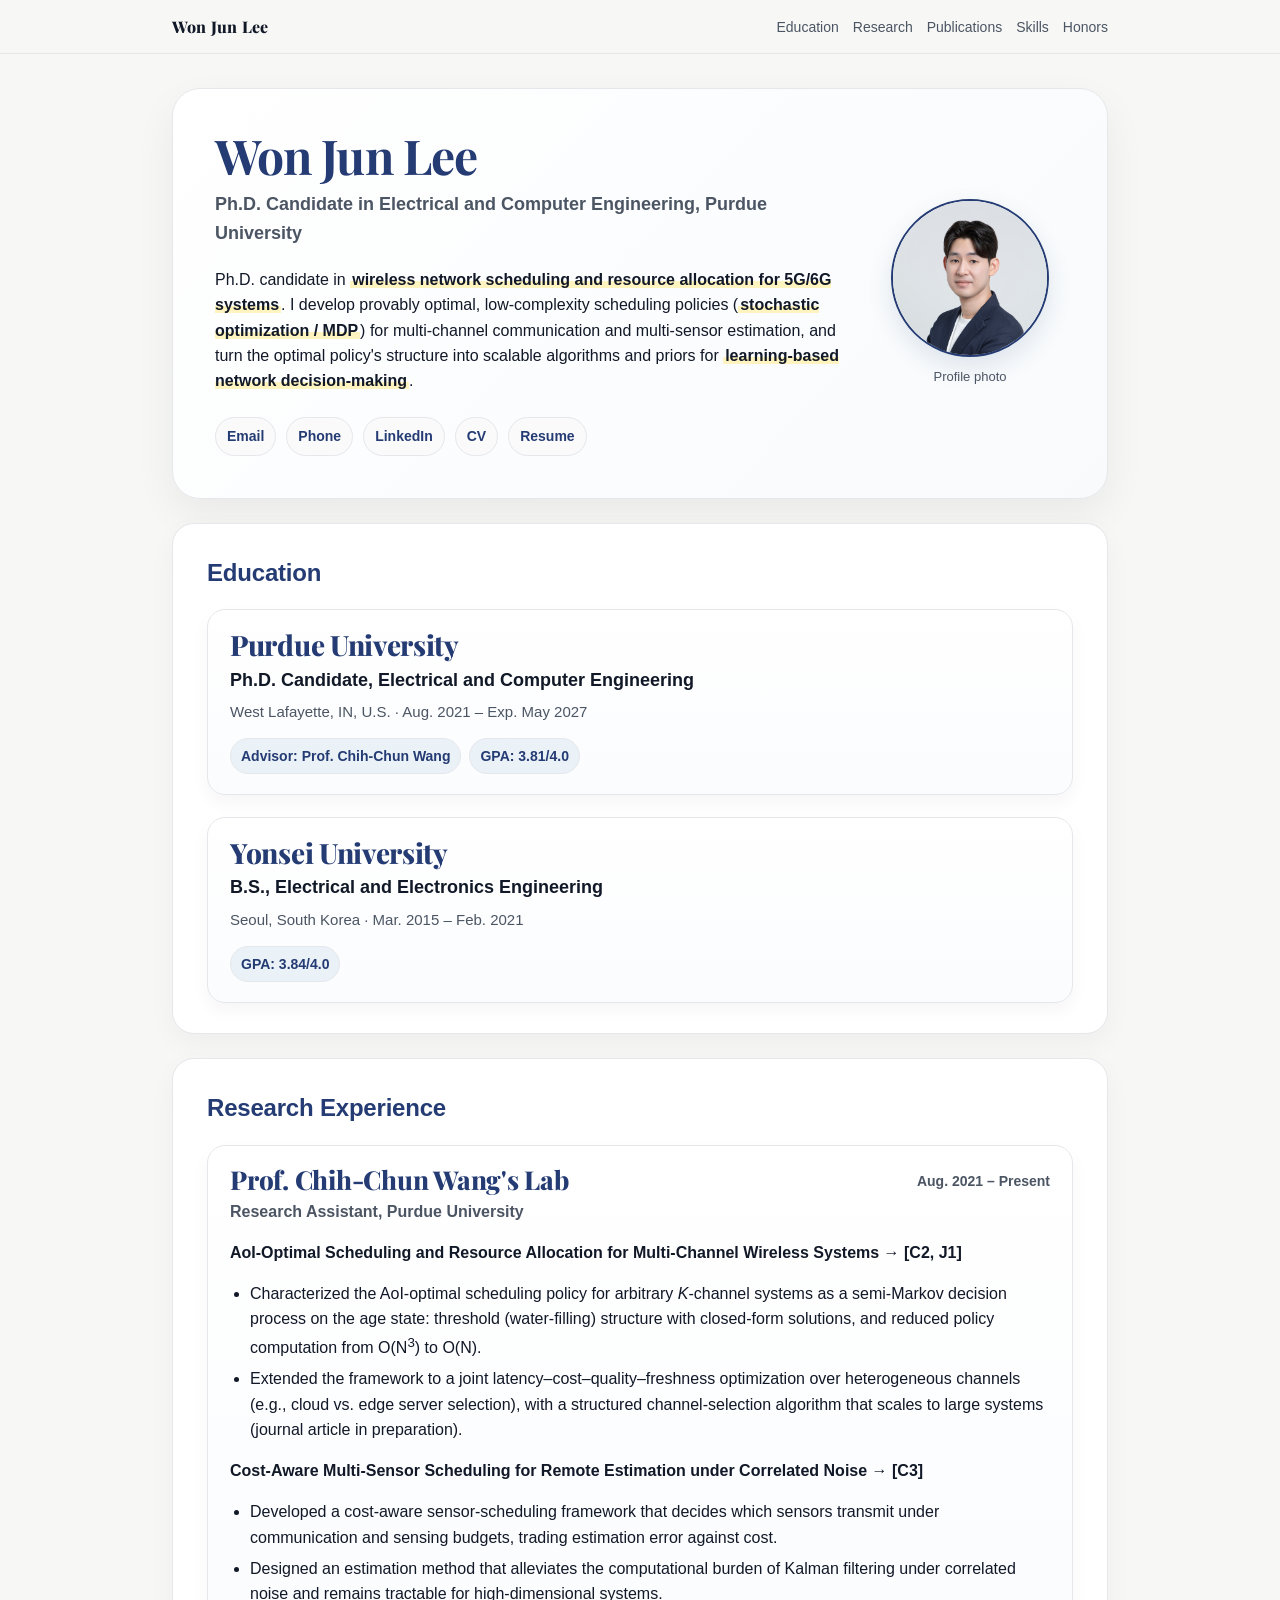
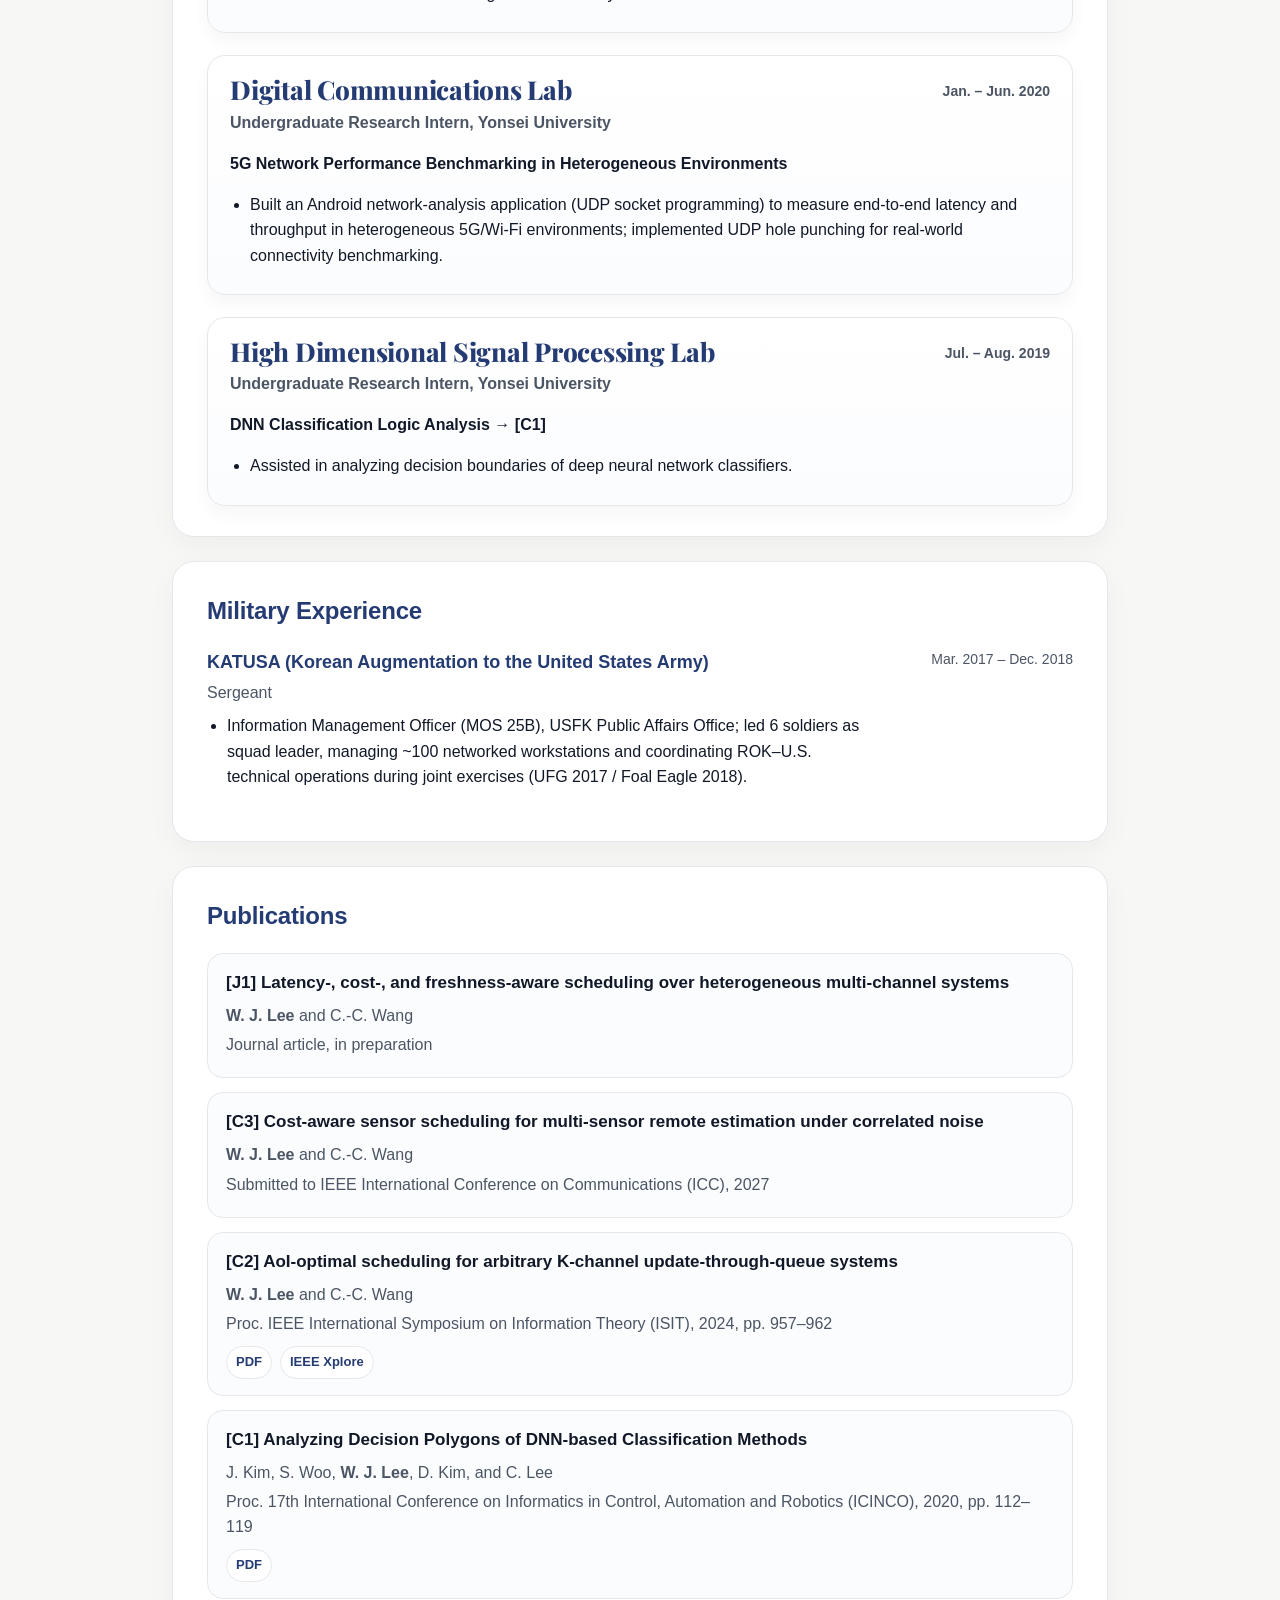
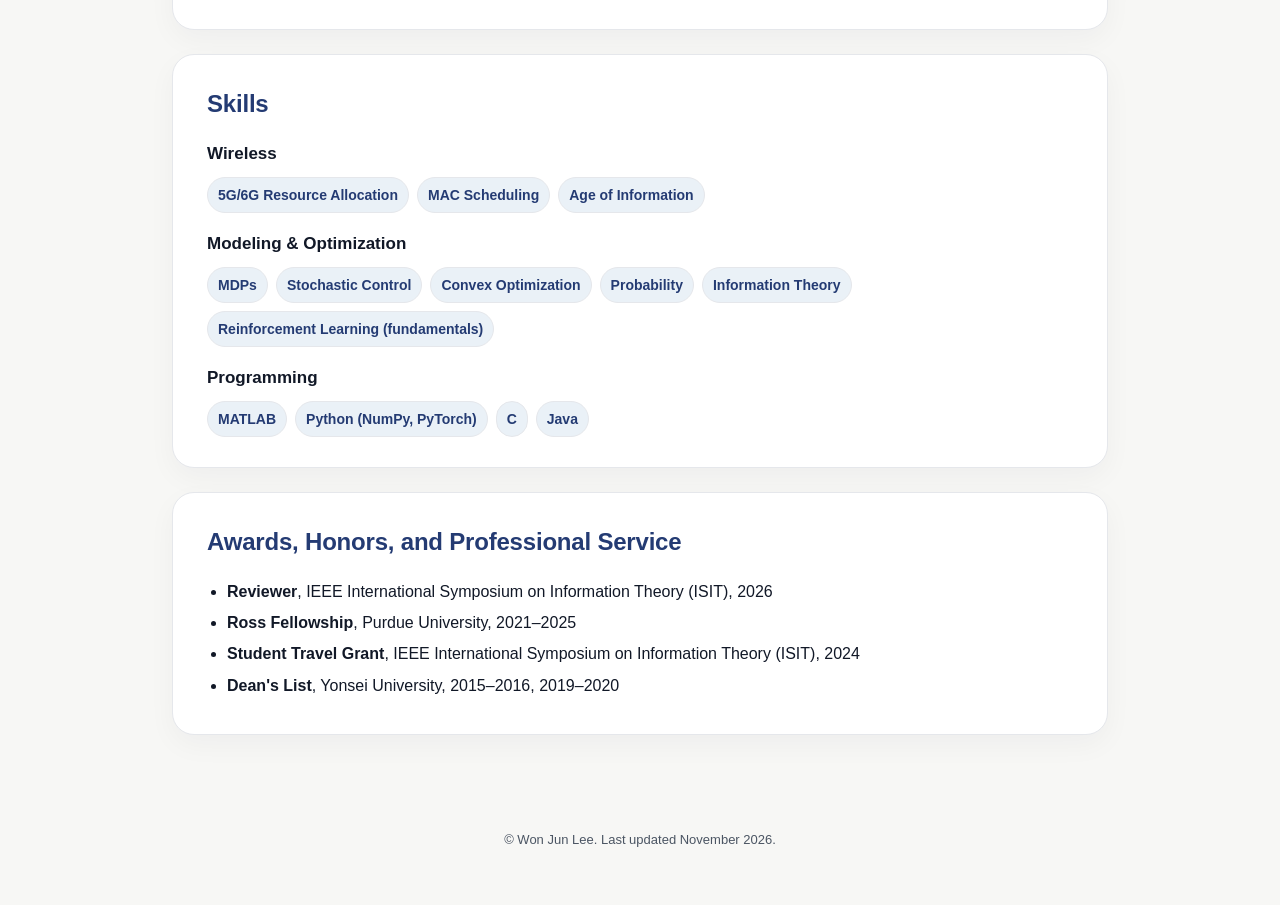
<file: index.html>
<!DOCTYPE html>
<html lang="en">
<head>
  <meta charset="UTF-8">
  <meta name="viewport" content="width=device-width, initial-scale=1.0">
  <title>Won Jun Lee</title>
  <meta name="description" content="Won Jun Lee, Ph.D. Candidate in Electrical and Computer Engineering at Purdue University. Research in wireless network scheduling and resource allocation for 5G/6G systems, stochastic optimization, and Age of Information.">
  <link rel="stylesheet" href="resume_web.css">
</head>
<body>
  <header class="site-header">
    <nav class="nav" aria-label="Main navigation">
      <a class="nav-name" href="#top">Won Jun Lee</a>
      <div class="nav-links">
        <a href="#education">Education</a>
        <a href="#research">Research</a>
        <a href="#publications">Publications</a>
        <a href="#skills">Skills</a>
        <a href="#honors">Honors</a>
      </div>
    </nav>
  </header>

  <main class="container">
    <section id="top" class="hero">
      <div class="hero-layout">
        <div class="hero-copy">
          <h1>Won Jun Lee</h1>
          <p class="subtitle">Ph.D. Candidate in Electrical and Computer Engineering, Purdue University</p>
          <p class="summary">
            Ph.D. candidate in <span class="highlight">wireless network scheduling and resource allocation for 5G/6G systems</span>.
            I develop provably optimal, low-complexity scheduling policies (<span class="highlight">stochastic optimization / MDP</span>)
            for multi-channel communication and multi-sensor estimation, and turn the optimal policy's structure into scalable
            algorithms and priors for <span class="highlight">learning-based network decision-making</span>.
          </p>

          <div class="contact-row" aria-label="Contact links">
            <details class="contact-reveal">
              <summary>Email</summary>
              <a href="mailto:lee4108@purdue.edu">lee4108@purdue.edu</a>
            </details>
            <details class="contact-reveal">
              <summary>Phone</summary>
              <a href="tel:+17654097003">+1-765-409-7003</a>
            </details>
            <a class="contact-pill" href="https://www.linkedin.com/in/wjlee95/" target="_blank" rel="noopener"><strong>LinkedIn</strong></a>
            <a class="contact-pill" href="WJLEE_CV.pdf" target="_blank" rel="noopener"><strong>CV</strong></a>
            <a class="contact-pill" href="WJLEE_Resume.pdf" target="_blank" rel="noopener"><strong>Resume</strong></a>
          </div>
        </div>

        <div class="profile-photo-card" aria-label="Profile photo">
          <img src="profile.jpg" alt="Profile photo of Won Jun Lee">
          <p class="photo-caption">Profile photo</p>
        </div>
      </div>
    </section>

    <section id="education" class="section-card">
      <h2>Education</h2>

      <div class="education-list">
        <article class="education-item">
          <div class="education-main">
            <h3 class="school-name">Purdue University</h3>
            <p class="degree">Ph.D. Candidate, Electrical and Computer Engineering</p>
            <p class="education-meta">West Lafayette, IN, U.S. · Aug. 2021 – Exp. May 2027</p>
            <div class="education-tags">
              <a class="meta-chip" href="https://engineering.purdue.edu/~chihw/" target="_blank" rel="noopener">
                Advisor: Prof. Chih-Chun Wang
              </a>
              <span class="meta-chip">GPA: 3.81/4.0</span>
            </div>
          </div>
        </article>

        <article class="education-item">
          <div class="education-main">
            <h3 class="school-name">Yonsei University</h3>
            <p class="degree">B.S., Electrical and Electronics Engineering</p>
            <p class="education-meta">Seoul, South Korea · Mar. 2015 – Feb. 2021</p>
            <div class="education-tags">
              <span class="meta-chip">GPA: 3.84/4.0</span>
            </div>
          </div>
        </article>
      </div>
    </section>

    <section id="research" class="section-card">
      <h2>Research Experience</h2>

      <div class="research-card-list">
        <article class="research-card">
          <div class="research-card-header">
            <div>
              <h3 class="lab-name"><a href="https://engineering.purdue.edu/~chihw/" target="_blank" rel="noopener">Prof. Chih-Chun Wang's Lab</a></h3>
              <p class="role-title">Research Assistant, Purdue University</p>
            </div>
            <div class="card-date">Aug. 2021 – Present</div>
          </div>

          <div class="research-project">
            <p class="project-title">AoI-Optimal Scheduling and Resource Allocation for Multi-Channel Wireless Systems → [C2, J1]</p>
            <ul>
              <li>Characterized the AoI-optimal scheduling policy for arbitrary <em>K</em>-channel systems as a semi-Markov decision process on the age state: threshold (water-filling) structure with closed-form solutions, and reduced policy computation from O(N<sup>3</sup>) to O(N).</li>
              <li>Extended the framework to a joint latency–cost–quality–freshness optimization over heterogeneous channels (e.g., cloud vs. edge server selection), with a structured channel-selection algorithm that scales to large systems (journal article in preparation).</li>
            </ul>
          </div>

          <div class="research-project">
            <p class="project-title">Cost-Aware Multi-Sensor Scheduling for Remote Estimation under Correlated Noise → [C3]</p>
            <ul>
              <li>Developed a cost-aware sensor-scheduling framework that decides which sensors transmit under communication and sensing budgets, trading estimation error against cost.</li>
              <li>Designed an estimation method that alleviates the computational burden of Kalman filtering under correlated noise and remains tractable for high-dimensional systems.</li>
            </ul>
          </div>
        </article>

        <article class="research-card">
          <div class="research-card-header">
            <div>
              <h3 class="lab-name"><a href="http://dcl.yonsei.ac.kr" target="_blank" rel="noopener">Digital Communications Lab</a></h3>
              <p class="role-title">Undergraduate Research Intern, Yonsei University</p>
            </div>
            <div class="card-date">Jan. – Jun. 2020</div>
          </div>

          <div class="research-project">
            <p class="project-title">5G Network Performance Benchmarking in Heterogeneous Environments</p>
            <ul>
              <li>Built an Android network-analysis application (UDP socket programming) to measure end-to-end latency and throughput in heterogeneous 5G/Wi-Fi environments; implemented UDP hole punching for real-world connectivity benchmarking.</li>
            </ul>
          </div>
        </article>

        <article class="research-card">
          <div class="research-card-header">
            <div>
              <h3 class="lab-name">High Dimensional Signal Processing Lab</h3>
              <p class="role-title">Undergraduate Research Intern, Yonsei University</p>
            </div>
            <div class="card-date">Jul. – Aug. 2019</div>
          </div>

          <div class="research-project">
            <p class="project-title">DNN Classification Logic Analysis → [C1]</p>
            <ul>
              <li>Assisted in analyzing decision boundaries of deep neural network classifiers.</li>
            </ul>
          </div>
        </article>
      </div>
    </section>

    <section id="military" class="section-card">
      <h2>Military Experience</h2>

<div class="entry military-entry">
  <div>
    <h3>KATUSA (Korean Augmentation to the United States Army)</h3>
    <p>Sergeant</p>
    <p class="military-date-mobile">Mar. 2017 – Dec. 2018</p>
    <ul>
      <li>Information Management Officer (MOS 25B), USFK Public Affairs Office; led 6 soldiers as squad leader, managing ~100 networked workstations and coordinating ROK–U.S. technical operations during joint exercises (UFG 2017 / Foal Eagle 2018).</li>
    </ul>
  </div>
  <div class="entry-meta no-wrap-date military-date-desktop">Mar. 2017 – Dec. 2018</div>
</div>

    </section>

    <section id="publications" class="section-card">
      <h2>Publications</h2>

      <div class="publication-list">
        <article class="publication">
          <h3>[J1] Latency-, cost-, and freshness-aware scheduling over heterogeneous multi-channel systems</h3>
          <p><strong>W. J. Lee</strong> and C.-C. Wang</p>
          <p>Journal article, in preparation</p>
        </article>

        <article class="publication">
          <h3>[C3] Cost-aware sensor scheduling for multi-sensor remote estimation under correlated noise</h3>
          <p><strong>W. J. Lee</strong> and C.-C. Wang</p>
          <p>Submitted to IEEE International Conference on Communications (ICC), 2027</p>
        </article>

        <article class="publication">
          <h3>[C2] AoI-optimal scheduling for arbitrary K-channel update-through-queue systems</h3>
          <p><strong>W. J. Lee</strong> and C.-C. Wang</p>
          <p>Proc. IEEE International Symposium on Information Theory (ISIT), 2024, pp. 957–962</p>
          <div class="pub-links">
            <a href="https://engineering.purdue.edu/~chihw/pub_pdf/24C_AoI_multi.pdf" target="_blank" rel="noopener">PDF</a>
            <a href="https://ieeexplore.ieee.org/document/10619623" target="_blank" rel="noopener">IEEE Xplore</a>
          </div>
        </article>

        <article class="publication">
          <h3>[C1] Analyzing Decision Polygons of DNN-based Classification Methods</h3>
          <p>J. Kim, S. Woo, <strong>W. J. Lee</strong>, D. Kim, and C. Lee</p>
          <p>Proc. 17th International Conference on Informatics in Control, Automation and Robotics (ICINCO), 2020, pp. 112–119</p>
          <div class="pub-links">
            <a href="https://www.scitepress.org/Papers/2020/98882/98882.pdf" target="_blank" rel="noopener">PDF</a>
          </div>
        </article>
      </div>
    </section>

    <section id="skills" class="section-card">
      <h2>Skills</h2>

      <div class="skills-grid">
        <div class="skill-group">
          <h3>Wireless</h3>
          <div class="skill-tags">
            <span>5G/6G Resource Allocation</span>
            <span>MAC Scheduling</span>
            <span>Age of Information</span>
          </div>
        </div>

        <div class="skill-group">
          <h3>Modeling & Optimization</h3>
          <div class="skill-tags">
            <span>MDPs</span>
            <span>Stochastic Control</span>
            <span>Convex Optimization</span>
            <span>Probability</span>
            <span>Information Theory</span>
            <span>Reinforcement Learning (fundamentals)</span>
          </div>
        </div>

        <div class="skill-group">
          <h3>Programming</h3>
          <div class="skill-tags">
            <span>MATLAB</span>
            <span>Python (NumPy, PyTorch)</span>
            <span>C</span>
            <span>Java</span>
          </div>
        </div>
      </div>
    </section>

    <section id="honors" class="section-card">
      <h2>Awards, Honors, and Professional Service</h2>
      <ul>
        <li><strong>Reviewer</strong>, IEEE International Symposium on Information Theory (ISIT), 2026</li>
        <li><strong>Ross Fellowship</strong>, Purdue University, 2021–2025</li>
        <li><strong>Student Travel Grant</strong>, IEEE International Symposium on Information Theory (ISIT), 2024</li>
        <li><strong>Dean's List</strong>, Yonsei University, 2015–2016, 2019–2020</li>
      </ul>
    </section>
  </main>

  <footer class="footer">
    <p>© Won Jun Lee. Last updated November 2026.</p>
  </footer>
</body>
</html>
</file>
<file: resume_web.css>
@import url('https://fonts.googleapis.com/css2?family=Playfair+Display:wght@700;800&display=swap');

:root {
  --bg: #f7f7f5;
  --card: #ffffff;
  --text: #111827;
  --muted: #4b5563;
  --line: #e5e7eb;
  --accent: #243b73;
  --accent-soft: #eaf1f7;
  --highlight: #fff3bf;
  --max-width: 980px;
  --name-font: "Playfair Display", Georgia, "Times New Roman", serif;
}

* {
  box-sizing: border-box;
}

html {
  scroll-behavior: smooth;
}

body {
  margin: 0;
  font-family: Arial, Helvetica, sans-serif;
  background: var(--bg);
  color: var(--text);
  line-height: 1.58;
}

a {
  color: var(--accent);
  text-decoration: none;
}

a:hover {
  text-decoration: underline;
}

.site-header {
  position: sticky;
  top: 0;
  z-index: 10;
  background: rgba(247, 247, 245, 0.92);
  backdrop-filter: blur(10px);
  border-bottom: 1px solid var(--line);
}

.nav {
  max-width: var(--max-width);
  margin: 0 auto;
  padding: 14px 22px;
  display: flex;
  align-items: center;
  justify-content: space-between;
  gap: 18px;
}

.nav-name {
  font-family: var(--name-font);
  font-weight: 800;
  letter-spacing: 0.2px;
  color: var(--text);
}

.nav-links {
  display: flex;
  flex-wrap: wrap;
  gap: 14px;
  font-size: 14px;
}

.nav-links a {
  color: var(--muted);
}

.nav-links a:hover {
  color: var(--accent);
}

.container {
  max-width: var(--max-width);
  margin: 0 auto;
  padding: 34px 22px 56px;
}

.hero {
  padding: 42px;
  border: 1px solid var(--line);
  border-radius: 28px;
  background: linear-gradient(135deg, #ffffff 0%, #f8fafc 100%);
  box-shadow: 0 16px 40px rgba(17, 24, 39, 0.06);
}

.hero-layout {
  display: grid;
  grid-template-columns: minmax(0, 1fr) 190px;
  gap: 30px;
  align-items: center;
}

.hero-copy {
  min-width: 0;
}

.hero h1 {
  margin: 0;
  font-family: var(--name-font);
  font-size: 48px;
  line-height: 1.02;
  letter-spacing: -0.9px;
  color: var(--accent);
}

.subtitle {
  margin: 10px 0 0;
  font-size: 18px;
  color: var(--muted);
  font-weight: 600;
}

.hero .summary {
  margin-top: 20px;
  max-width: 820px;
}

.highlight {
  font-weight: 700;
  background: linear-gradient(transparent 58%, var(--highlight) 58%);
  padding: 0 2px;
}

.profile-photo-card {
  display: flex;
  flex-direction: column;
  align-items: center;
  justify-content: center;
}

.profile-photo-placeholder {
  width: 225px;
  height: 225px;
  border-radius: 50%;
  border: 2px solid var(--accent);
  background:
    radial-gradient(circle at 30% 25%, #ffffff 0, #ffffff 22%, transparent 23%),
    linear-gradient(135deg, #eaf1f7, #f8fafc);
  display: flex;
  align-items: center;
  justify-content: center;
  box-shadow: 0 10px 24px rgba(31, 78, 121, 0.13);
}

.profile-photo-placeholder span {
  font-family: var(--name-font);
  font-size: 34px;
  font-weight: 800;
  color: var(--accent);
  letter-spacing: 0.8px;
}

.profile-photo-card img {
  width: 158px;
  height: 158px;
  border-radius: 50%;
  object-fit: cover;
  border: 2px solid var(--accent);
  box-shadow: 0 10px 24px rgba(31, 78, 121, 0.13);
}

.photo-caption {
  margin: 10px 0 0 0;
  font-size: 13px;
  color: var(--muted);
}

.contact-row {
  display: flex;
  flex-wrap: wrap;
  gap: 10px;
  margin-top: 24px;
  align-items: center;
}

.contact-pill {
  display: inline-flex;
  align-items: center;
  padding: 7px 11px;
  border: 1px solid var(--line);
  border-radius: 999px;
  background: #fafafa;
  font-size: 14px;
  font-weight: 700;
}

.contact-pill:hover {
  border-color: var(--accent);
  text-decoration: none;
}

.contact-reveal {
  display: inline-flex;
  align-items: center;
  position: relative;
  padding: 7px 11px;
  border: 1px solid var(--line);
  border-radius: 999px;
  background: #fafafa;
  font-size: 14px;
}

.contact-reveal summary {
  cursor: pointer;
  color: var(--accent);
  font-weight: 700;
  list-style: none;
}

.contact-reveal summary::-webkit-details-marker {
  display: none;
}

.contact-reveal[open] {
  border-color: var(--accent);
}

.contact-reveal a {
  margin-left: 8px;
  font-weight: 600;
}

.section-card {
  margin-top: 24px;
  padding: 30px 34px;
  border: 1px solid var(--line);
  border-radius: 22px;
  background: var(--card);
  box-shadow: 0 10px 28px rgba(17, 24, 39, 0.04);
}

.section-card h2 {
  margin: 0 0 18px;
  color: var(--accent);
  font-size: 24px;
  letter-spacing: -0.2px;
}

.entry {
  display: grid;
  grid-template-columns: minmax(0, 1fr) 190px;
  gap: 20px;
  padding: 16px 0;
  border-top: 1px solid var(--line);
}

.entry:first-of-type {
  border-top: 0;
  padding-top: 0;
}

.entry h3 {
  margin: 0 0 4px;
  font-size: 18px;
  color: var(--accent);
}

.entry h3 a {
  color: var(--accent);
}

.entry p {
  margin: 3px 0;
  color: var(--muted);
}

.entry-meta {
  text-align: right;
  color: var(--muted);
  font-size: 14px;
}

.project-title {
  margin-top: 10px;
  font-weight: 700;
  color: var(--text);
}

ul {
  margin: 8px 0 0 20px;
  padding: 0;
}

li {
  margin: 6px 0;
}


.research-card-list {
  display: grid;
  gap: 22px;
}

.research-card {
  padding: 20px 22px;
  border: 1px solid var(--line);
  border-radius: 18px;
  background: linear-gradient(180deg, #ffffff 0%, #fbfcfe 100%);
  box-shadow: 0 8px 18px rgba(17, 24, 39, 0.04);
}

.research-card-header {
  display: grid;
  grid-template-columns: minmax(0, 1fr) max-content;
  gap: 18px;
  align-items: start;
  margin-bottom: 12px;
}

.lab-name {
  margin: 0;
  font-family: var(--name-font);
  font-size: 26px;
  line-height: 1.08;
  font-weight: 800;
  color: var(--accent);
  letter-spacing: -0.25px;
}

.lab-name a {
  color: var(--accent);
}

.role-title {
  margin: 5px 0 0;
  font-size: 16px;
  font-weight: 650;
  color: var(--muted);
}

.card-date {
  color: var(--muted);
  font-size: 14px;
  font-weight: 700;
  white-space: nowrap;
  text-align: right;
  padding-top: 4px;
}

.research-project {
  margin-top: 16px;
}

.research-project:first-of-type {
  margin-top: 10px;
}

.no-wrap-date {
  white-space: nowrap;
}

.publication-list {
  display: grid;
  gap: 14px;
}

.publication {
  padding: 16px 18px;
  border: 1px solid var(--line);
  border-radius: 16px;
  background: #fbfcfe;
}

.publication h3 {
  margin: 0 0 6px;
  font-size: 17px;
}

.publication p {
  margin: 4px 0;
  color: var(--muted);
}

.pub-links {
  display: flex;
  flex-wrap: wrap;
  gap: 8px;
  margin-top: 10px;
}

.pub-links a {
  display: inline-flex;
  padding: 5px 9px;
  border: 1px solid var(--line);
  border-radius: 999px;
  background: #ffffff;
  font-size: 13px;
  font-weight: 700;
}

.skills-grid {
  display: grid;
  gap: 18px;
}

.skill-group h3 {
  margin: 0 0 9px;
  font-size: 17px;
  color: var(--text);
}

.skill-tags {
  display: flex;
  flex-wrap: wrap;
  gap: 8px;
}

.skill-tags span {
  display: inline-flex;
  padding: 6px 10px;
  border: 1px solid var(--line);
  border-radius: 999px;
  background: var(--accent-soft);
  color: var(--accent);
  font-size: 14px;
  font-weight: 700;
}


.education-list {
  display: grid;
  gap: 22px;
}

.education-item {
  padding: 20px 22px;
  border: 1px solid var(--line);
  border-radius: 18px;
  background: linear-gradient(180deg, #ffffff 0%, #fbfcfe 100%);
  box-shadow: 0 8px 18px rgba(17, 24, 39, 0.04);
}

.education-main {
  display: flex;
  flex-direction: column;
  gap: 6px;
}

.school-name {
  margin: 0;
  font-family: var(--name-font);
  font-size: 28px;
  line-height: 1.05;
  font-weight: 800;
  color: var(--accent);
  letter-spacing: -0.3px;
}

.degree {
  margin: 0;
  font-size: 18px;
  font-weight: 650;
  color: var(--text);
}

.education-meta {
  margin: 0;
  font-size: 15px;
  color: var(--muted);
}

.education-tags {
  display: flex;
  flex-wrap: wrap;
  gap: 8px;
  margin-top: 8px;
}

.meta-chip {
  display: inline-flex;
  align-items: center;
  padding: 6px 10px;
  border: 1px solid var(--line);
  border-radius: 999px;
  background: var(--accent-soft);
  color: var(--accent);
  font-size: 14px;
  font-weight: 700;
  text-decoration: none;
}

.meta-chip:hover {
  border-color: var(--accent);
  background: #ffffff;
  text-decoration: none;
}

.footer {
  max-width: var(--max-width);
  margin: 0 auto;
  padding: 26px 22px 42px;
  color: var(--muted);
  font-size: 13px;
  text-align: center;
}

@media (max-width: 420px) {
  .contact-row {
    grid-template-columns: 1fr;
  }
}

@media (max-width: 720px) {
  .nav {
    align-items: flex-start;
    flex-direction: column;
  }

  .container {
    padding-top: 24px;
  }

  .hero {
    padding: 28px;
  }

  .hero-layout {
    grid-template-columns: 1fr;
    text-align: left;
  }

  .profile-photo-card {
    order: -1;
    align-items: flex-start;
  }

  .profile-photo-placeholder,
  .profile-photo-card img {
    width: 118px;
    height: 118px;
  }

  .profile-photo-placeholder span {
    font-size: 26px;
  }

  .hero h1 {
    font-size: 38px;
  }

  .subtitle {
    font-size: 16px;
  }

  .section-card {
    padding: 24px;
  }

  .entry {
    grid-template-columns: 1fr;
    gap: 6px;
  }

  .entry-meta {
    text-align: left;
  }

.contact-row {
  display: grid;
  grid-template-columns: repeat(2, minmax(0, 1fr));
  gap: 10px;
  align-items: stretch;
}

.contact-reveal,
.contact-pill {
  width: 100%;
  justify-content: center;
}

.contact-reveal a {
  margin-left: 8px;
}
  .education-item {
    padding: 17px 18px;
  }

  .school-name {
    font-size: 24px;
  }

  .degree {
    font-size: 16px;
  }

  .education-meta {
    font-size: 14px;
  }

  .research-card {
    padding: 17px 18px;
  }

  .research-card-header {
    grid-template-columns: 1fr;
    gap: 4px;
  }

  .lab-name {
    font-size: 23px;
  }

  .card-date {
    text-align: left;
    padding-top: 0;
  }

  .military-entry {
    grid-template-columns: 1fr;
  }

  .military-date-desktop {
    display: none;
  }

  .military-date-mobile {
    display: block;
    margin: 3px 0 10px;
    color: var(--muted);
    font-size: 14px;
    font-weight: 700;
    white-space: nowrap;
  }
}



.military-date-mobile {
  display: none;
}

.no-wrap-date {
  white-space: nowrap;
}
</file>
